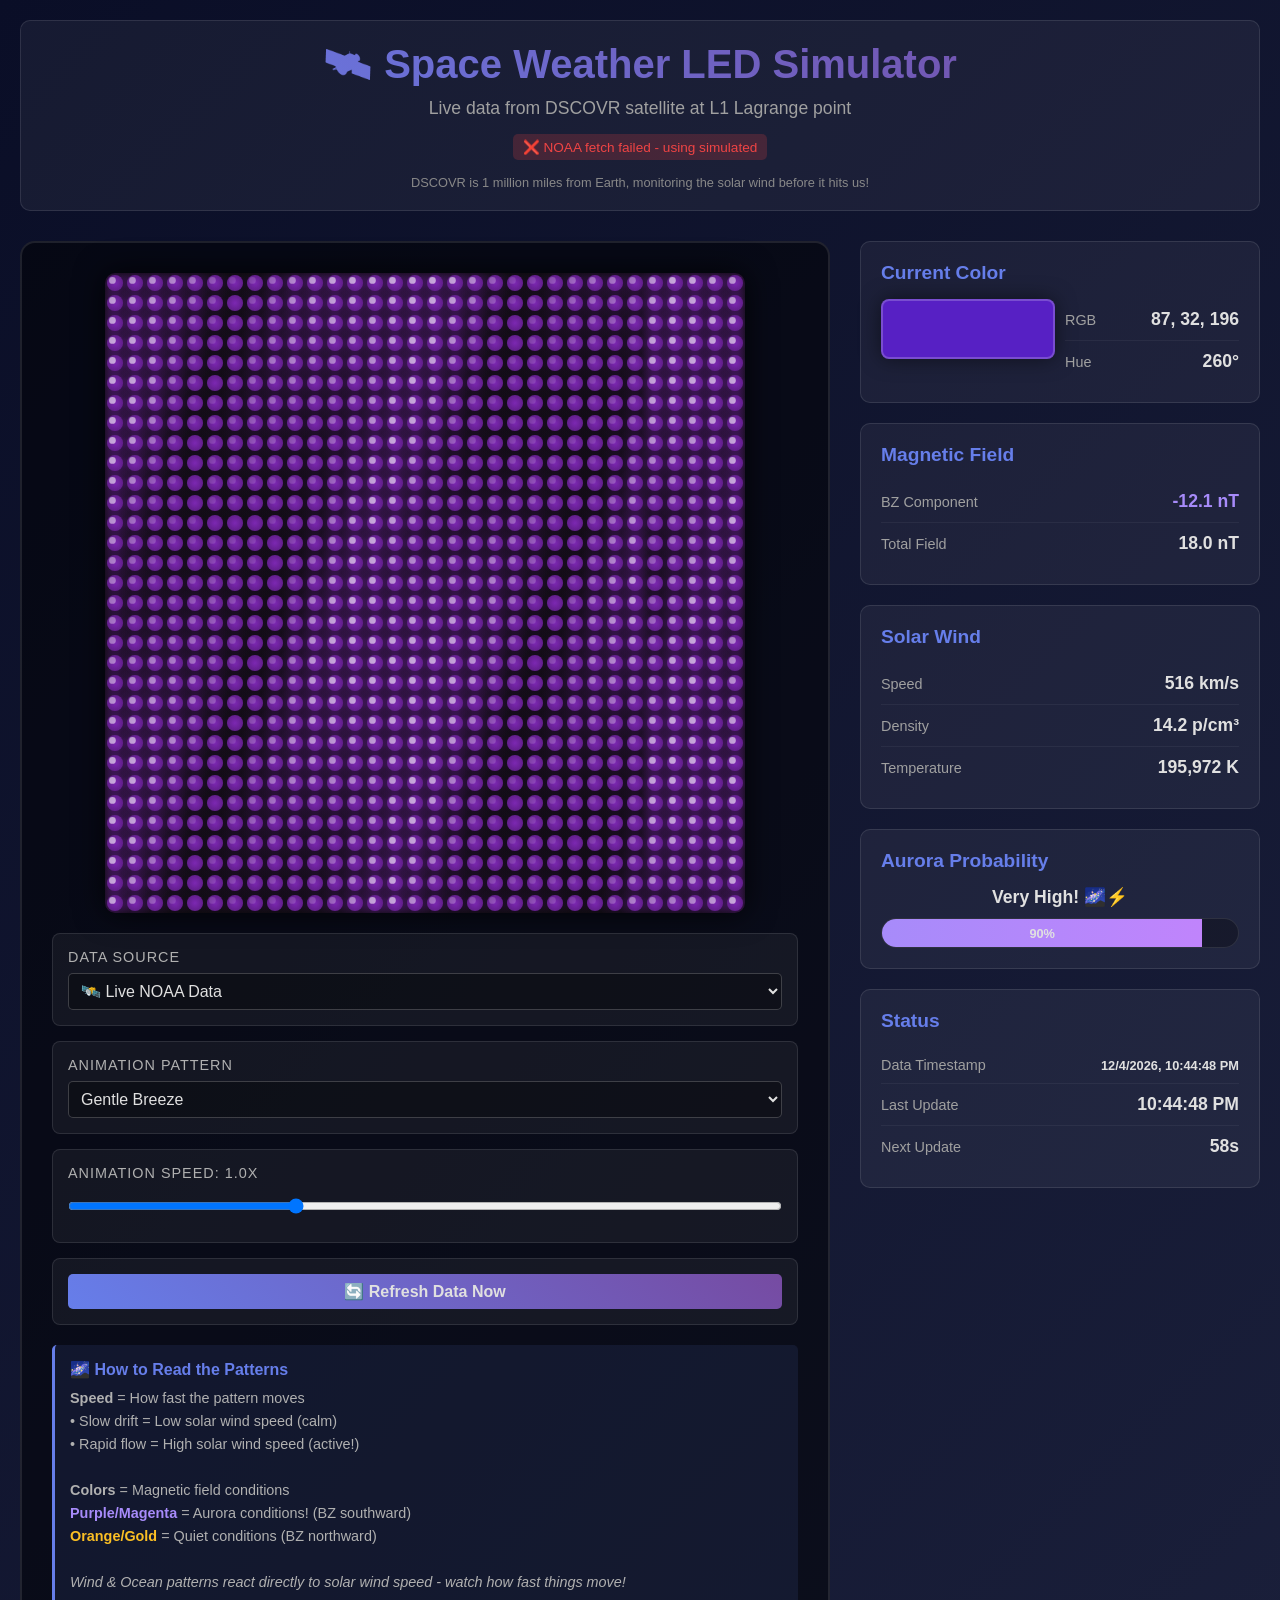
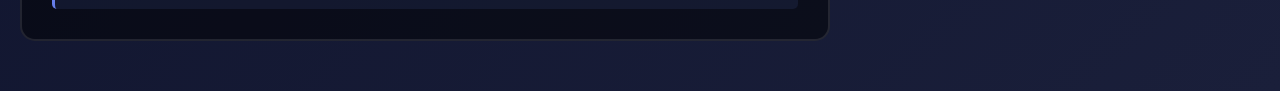
<file: solar_wind/web/live_simulator.html>
<!DOCTYPE html>
<html lang="en">
<head>
    <meta charset="UTF-8">
    <meta name="viewport" content="width=device-width, initial-scale=1.0">
    <title>Space Weather LED Simulator - LIVE NOAA Data</title>
    <style>
        * {
            margin: 0;
            padding: 0;
            box-sizing: border-box;
        }

        body {
            font-family: 'Segoe UI', Tahoma, Geneva, Verdana, sans-serif;
            background: linear-gradient(135deg, #0a0e27 0%, #1a1f3a 100%);
            color: #e0e0e0;
            min-height: 100vh;
            padding: 20px;
        }

        .container {
            max-width: 1400px;
            margin: 0 auto;
        }

        header {
            text-align: center;
            margin-bottom: 30px;
            padding: 20px;
            background: rgba(255, 255, 255, 0.05);
            border-radius: 10px;
            border: 1px solid rgba(255, 255, 255, 0.1);
        }

        h1 {
            font-size: 2.5em;
            margin-bottom: 10px;
            background: linear-gradient(45deg, #667eea 0%, #764ba2 100%);
            -webkit-background-clip: text;
            -webkit-text-fill-color: transparent;
            background-clip: text;
        }

        .subtitle {
            color: #a0a0a0;
            font-size: 1.1em;
            margin-bottom: 10px;
        }

        .main-content {
            display: grid;
            grid-template-columns: 1fr 400px;
            gap: 30px;
            margin-bottom: 30px;
        }

        .led-panel {
            background: rgba(0, 0, 0, 0.5);
            border-radius: 15px;
            padding: 30px;
            border: 2px solid rgba(255, 255, 255, 0.1);
        }

        .canvas-container {
            display: flex;
            justify-content: center;
            margin-bottom: 20px;
        }

        #ledCanvas {
            border-radius: 10px;
            background: #0a0a0a;
            box-shadow: 0 0 30px rgba(0, 0, 0, 0.8),
                        inset 0 0 50px rgba(0, 0, 0, 0.5);
        }

        .controls {
            display: flex;
            flex-direction: column;
            gap: 15px;
        }

        .control-group {
            background: rgba(255, 255, 255, 0.05);
            padding: 15px;
            border-radius: 8px;
            border: 1px solid rgba(255, 255, 255, 0.1);
        }

        .control-group label {
            display: block;
            margin-bottom: 8px;
            color: #b0b0b0;
            font-size: 0.9em;
            text-transform: uppercase;
            letter-spacing: 1px;
        }

        select, input[type="range"], button {
            width: 100%;
            padding: 8px;
            background: rgba(0, 0, 0, 0.3);
            border: 1px solid rgba(255, 255, 255, 0.2);
            border-radius: 5px;
            color: #e0e0e0;
            font-size: 1em;
        }

        button {
            cursor: pointer;
            background: linear-gradient(45deg, #667eea 0%, #764ba2 100%);
            border: none;
            font-weight: bold;
            transition: transform 0.2s;
        }

        button:hover {
            transform: scale(1.02);
        }

        button:active {
            transform: scale(0.98);
        }

        .data-panel {
            display: flex;
            flex-direction: column;
            gap: 20px;
        }

        .data-card {
            background: rgba(255, 255, 255, 0.05);
            border-radius: 10px;
            padding: 20px;
            border: 1px solid rgba(255, 255, 255, 0.1);
        }

        .data-card h3 {
            margin-bottom: 15px;
            color: #667eea;
            font-size: 1.2em;
        }

        .metric {
            display: flex;
            justify-content: space-between;
            align-items: center;
            padding: 10px 0;
            border-bottom: 1px solid rgba(255, 255, 255, 0.05);
        }

        .metric:last-child {
            border-bottom: none;
        }

        .metric-label {
            color: #a0a0a0;
            font-size: 0.9em;
        }

        .metric-value {
            font-weight: bold;
            font-size: 1.1em;
        }

        .aurora-meter {
            width: 100%;
            height: 30px;
            background: rgba(0, 0, 0, 0.3);
            border-radius: 15px;
            overflow: hidden;
            margin-top: 10px;
            border: 1px solid rgba(255, 255, 255, 0.1);
        }

        .aurora-fill {
            height: 100%;
            transition: width 0.3s ease, background 0.3s ease;
            display: flex;
            align-items: center;
            justify-content: center;
            font-size: 0.8em;
            font-weight: bold;
        }

        .color-display {
            display: grid;
            grid-template-columns: 1fr 1fr;
            gap: 10px;
            margin-top: 10px;
        }

        .color-swatch {
            width: 100%;
            height: 60px;
            border-radius: 8px;
            border: 2px solid rgba(255, 255, 255, 0.2);
            box-shadow: 0 0 20px rgba(0, 0, 0, 0.5);
        }

        .status {
            padding: 5px 10px;
            border-radius: 5px;
            font-size: 0.85em;
            display: inline-block;
            margin: 5px;
        }

        .status.live {
            background: rgba(34, 197, 94, 0.2);
            color: #22c55e;
            animation: pulse 2s infinite;
        }

        .status.simulated {
            background: rgba(251, 191, 36, 0.2);
            color: #fbbf24;
        }

        .status.error {
            background: rgba(239, 68, 68, 0.2);
            color: #ef4444;
        }

        @keyframes pulse {
            0%, 100% { opacity: 1; }
            50% { opacity: 0.6; }
        }

        .bz-positive { color: #fbbf24; }
        .bz-negative { color: #a78bfa; }
        .bz-neutral { color: #60a5fa; }

        @media (max-width: 1024px) {
            .main-content {
                grid-template-columns: 1fr;
            }
        }

        .info-box {
            background: rgba(102, 126, 234, 0.1);
            border-left: 3px solid #667eea;
            padding: 15px;
            margin-top: 20px;
            border-radius: 5px;
        }

        .info-box h4 {
            margin-bottom: 8px;
            color: #667eea;
        }

        .info-box p {
            font-size: 0.9em;
            line-height: 1.6;
            color: #b0b0b0;
        }

        .satellite-info {
            font-size: 0.8em;
            color: #888;
            text-align: center;
            margin-top: 10px;
        }
    </style>
</head>
<body>
    <div class="container">
        <header>
            <h1>🛰️ Space Weather LED Simulator</h1>
            <p class="subtitle">Live data from DSCOVR satellite at L1 Lagrange point</p>
            <div>
                <span class="status simulated" id="dataStatus">⏳ Initializing...</span>
            </div>
            <p class="satellite-info">DSCOVR is 1 million miles from Earth, monitoring the solar wind before it hits us!</p>
        </header>

        <div class="main-content">
            <div class="led-panel">
                <div class="canvas-container">
                    <canvas id="ledCanvas" width="640" height="640"></canvas>
                </div>

                <div class="controls">
                    <div class="control-group">
                        <label for="dataMode">Data Source</label>
                        <select id="dataMode">
                            <option value="live">🛰️ Live NOAA Data</option>
                            <option value="simulated">💡 Simulated Data</option>
                        </select>
                    </div>

                    <div class="control-group">
                        <label for="pattern">Animation Pattern</label>
                        <select id="pattern">
                            <optgroup label="🌬️ Wind Metaphors (Speed-Reactive)">
                                <option value="gentle_breeze" selected>Gentle Breeze</option>
                                <option value="desert_wind">Desert Wind Dunes</option>
                                <option value="solar_wind_stream">Solar Wind Stream</option>
                            </optgroup>
                            <optgroup label="🌊 Ocean Metaphors">
                                <option value="ocean_waves">Ocean Waves</option>
                                <option value="deep_current">Deep Current</option>
                                <option value="tide_flow">Tidal Flow</option>
                            </optgroup>
                            <optgroup label="🔥 Energy Metaphors">
                                <option value="breathing_earth">Breathing Earth</option>
                                <option value="ember_glow">Ember Glow</option>
                            </optgroup>
                            <optgroup label="✨ Original Patterns">
                                <option value="flowing_waves">Flowing Waves</option>
                                <option value="aurora_bands">Aurora Bands</option>
                                <option value="fire_column">Fire Column</option>
                                <option value="plasma_storm">Plasma Storm</option>
                                <option value="solar_flare">Solar Flare</option>
                                <option value="meteor_shower">Meteor Shower</option>
                            </optgroup>
                        </select>
                    </div>

                    <div class="control-group">
                        <label for="speed">Animation Speed: <span id="speedValue">1.0</span>x</label>
                        <input type="range" id="speed" min="0.1" max="3" step="0.1" value="1.0">
                    </div>

                    <div class="control-group">
                        <button id="refreshBtn">🔄 Refresh Data Now</button>
                    </div>
                </div>

                <div class="info-box">
                    <h4>🌌 How to Read the Patterns</h4>
                    <p>
                        <strong>Speed</strong> = How fast the pattern moves<br>
                        • Slow drift = Low solar wind speed (calm)<br>
                        • Rapid flow = High solar wind speed (active!)<br><br>
                        <strong>Colors</strong> = Magnetic field conditions<br>
                        <strong style="color: #a78bfa;">Purple/Magenta</strong> = Aurora conditions! (BZ southward)<br>
                        <strong style="color: #fbbf24;">Orange/Gold</strong> = Quiet conditions (BZ northward)<br><br>
                        <em>Wind & Ocean patterns react directly to solar wind speed - watch how fast things move!</em>
                    </p>
                </div>
            </div>

            <div class="data-panel">
                <div class="data-card">
                    <h3>Current Color</h3>
                    <div class="color-display">
                        <div class="color-swatch" id="colorSwatch"></div>
                        <div>
                            <div class="metric">
                                <span class="metric-label">RGB</span>
                                <span class="metric-value" id="rgbValue">---, ---, ---</span>
                            </div>
                            <div class="metric">
                                <span class="metric-label">Hue</span>
                                <span class="metric-value" id="hueValue">---°</span>
                            </div>
                        </div>
                    </div>
                </div>

                <div class="data-card">
                    <h3>Magnetic Field</h3>
                    <div class="metric">
                        <span class="metric-label">BZ Component</span>
                        <span class="metric-value" id="bzValue">--- nT</span>
                    </div>
                    <div class="metric">
                        <span class="metric-label">Total Field</span>
                        <span class="metric-value" id="btValue">--- nT</span>
                    </div>
                </div>

                <div class="data-card">
                    <h3>Solar Wind</h3>
                    <div class="metric">
                        <span class="metric-label">Speed</span>
                        <span class="metric-value" id="speedData">--- km/s</span>
                    </div>
                    <div class="metric">
                        <span class="metric-label">Density</span>
                        <span class="metric-value" id="densityValue">--- p/cm³</span>
                    </div>
                    <div class="metric">
                        <span class="metric-label">Temperature</span>
                        <span class="metric-value" id="tempValue">--- K</span>
                    </div>
                </div>

                <div class="data-card">
                    <h3>Aurora Probability</h3>
                    <div id="auroraText" class="metric-value" style="text-align: center; margin-bottom: 10px;">
                        Calculating...
                    </div>
                    <div class="aurora-meter">
                        <div class="aurora-fill" id="auroraFill" style="width: 0%"></div>
                    </div>
                </div>

                <div class="data-card">
                    <h3>Status</h3>
                    <div class="metric">
                        <span class="metric-label">Data Timestamp</span>
                        <span class="metric-value" id="dataTimestamp" style="font-size: 0.8em;">---</span>
                    </div>
                    <div class="metric">
                        <span class="metric-label">Last Update</span>
                        <span class="metric-value" id="lastUpdate">---</span>
                    </div>
                    <div class="metric">
                        <span class="metric-label">Next Update</span>
                        <span class="metric-value" id="nextUpdate">---</span>
                    </div>
                </div>
            </div>
        </div>
    </div>

    <script>
        // NOAA API URLs
        const NOAA_PLASMA_URL = 'https://services.swpc.noaa.gov/products/solar-wind/plasma-1-day.json';
        const NOAA_MAG_URL = 'https://services.swpc.noaa.gov/products/solar-wind/mag-1-day.json';

        // LED Matrix Configuration
        const MATRIX_SIZE = 32;
        const CANVAS_SIZE = 640;
        const LED_SIZE = CANVAS_SIZE / MATRIX_SIZE;
        const LED_SPACING = LED_SIZE * 0.15;
        const LED_RADIUS = (LED_SIZE - LED_SPACING) / 2;

        // Get canvas and context
        const canvas = document.getElementById('ledCanvas');
        const ctx = canvas.getContext('2d');

        // State
        let dataMode = 'live';
        let currentPattern = 'gentle_breeze';
        let animationSpeed = 1.0;
        let frame = 0;
        let currentColor = { r: 255, g: 120, b: 80 };
        let currentData = null;
        let updateInterval = null;
        let nextUpdateTime = null;

        // Particle system for meteor shower
        let meteors = [];

        // Fetch NOAA data
        async function fetchNOAAData() {
            try {
                updateStatus('⏳ Fetching live data...', 'simulated');

                const [plasmaResponse, magResponse] = await Promise.all([
                    fetch(NOAA_PLASMA_URL),
                    fetch(NOAA_MAG_URL)
                ]);

                if (!plasmaResponse.ok || !magResponse.ok) {
                    throw new Error('API request failed');
                }

                const plasmaData = await plasmaResponse.json();
                const magData = await magResponse.json();

                const latestPlasma = plasmaData[plasmaData.length - 1];
                const latestMag = magData[magData.length - 1];

                const raw = {
                    bz: parseFloat(latestMag[3]) || 0,
                    bx: parseFloat(latestMag[1]) || 0,
                    by: parseFloat(latestMag[2]) || 0,
                    bt: parseFloat(latestMag[6]) || 0,
                    speed: parseFloat(latestPlasma[2]) || 400,
                    density: parseFloat(latestPlasma[1]) || 5,
                    temperature: parseFloat(latestPlasma[3]) || 150000,
                    timestamp: latestMag[0]
                };

                updateStatus('✅ Live NOAA Data', 'live');
                return raw;

            } catch (error) {
                console.error('Failed to fetch NOAA data:', error);
                updateStatus('❌ NOAA fetch failed - using simulated', 'error');
                return null;
            }
        }

        // Generate simulated data
        function generateSimulatedData() {
            const time = Date.now() / 1000;
            const bzBase = Math.sin(time / 30) * 15;
            const bzNoise = (Math.random() - 0.5) * 5;
            const bz = bzBase + bzNoise;
            const speed = 400 + Math.sin(time / 50) * 150 + (Math.random() - 0.5) * 50;
            const density = 8 + Math.sin(time / 40) * 7 + (Math.random() - 0.5) * 3;
            const temperature = 150000 + Math.sin(time / 60) * 100000;

            return {
                bz,
                bt: Math.abs(bz) + 5 + Math.random() * 3,
                bx: (Math.random() - 0.5) * 10,
                by: (Math.random() - 0.5) * 10,
                speed,
                density,
                temperature,
                timestamp: new Date().toISOString()
            };
        }

        // Calculate lighting with WARM, BEAUTIFUL colors
        function calculateLighting(raw) {
            const bzNorm = Math.max(0, Math.min(1, (raw.bz + 20) / 40));

            let hue;
            if (bzNorm < 0.5) {
                // AURORA colors - beautiful purples, magentas, blues with warm tints
                hue = 280 - (bzNorm * 100); // 280° to 230° (purple to pink)
            } else {
                // CALM colors - warm oranges, golds, reds
                hue = 30 - ((bzNorm - 0.5) * 50); // 30° to 5° (orange to red-orange)
            }

            const speedNorm = Math.max(0, Math.min(1, (raw.speed - 300) / 400));
            const brightness = 50 + speedNorm * 50; // Much brighter! 50-100%

            const densityNorm = Math.max(0, Math.min(1, (raw.density - 1) / 29));
            const saturation = 70 + densityNorm * 30; // Rich, saturated colors 70-100%

            const rgb = hsvToRgb(hue / 360, saturation / 100, brightness / 100);

            return {
                hue: Math.round(hue),
                saturation: Math.round(saturation),
                brightness: Math.round(brightness),
                flow_rate: speedNorm,
                rgb: {
                    r: Math.round(rgb.r * 255),
                    g: Math.round(rgb.g * 255),
                    b: Math.round(rgb.b * 255)
                }
            };
        }

        // HSV to RGB
        function hsvToRgb(h, s, v) {
            let r, g, b;
            const i = Math.floor(h * 6);
            const f = h * 6 - i;
            const p = v * (1 - s);
            const q = v * (1 - f * s);
            const t = v * (1 - (1 - f) * s);

            switch (i % 6) {
                case 0: r = v; g = t; b = p; break;
                case 1: r = q; g = v; b = p; break;
                case 2: r = p; g = v; b = t; break;
                case 3: r = p; g = q; b = v; break;
                case 4: r = t; g = p; b = v; break;
                case 5: r = v; g = p; b = q; break;
            }

            return { r, g, b };
        }

        // Add warm color variation
        function warmColorVariation(baseColor, variation = 0.2) {
            return {
                r: Math.min(255, baseColor.r * (1 + variation * Math.random())),
                g: Math.min(255, baseColor.g * (1 - variation * 0.3 * Math.random())),
                b: Math.min(255, baseColor.b * (1 - variation * 0.5 * Math.random()))
            };
        }

        // Update status indicator
        function updateStatus(text, type) {
            const statusEl = document.getElementById('dataStatus');
            statusEl.textContent = text;
            statusEl.className = `status ${type}`;
        }

        // Fetch data based on mode
        async function updateData() {
            let raw;

            if (dataMode === 'live') {
                raw = await fetchNOAAData();
                if (!raw) {
                    raw = generateSimulatedData();
                }
            } else {
                raw = generateSimulatedData();
                updateStatus('💡 Simulated Data', 'simulated');
            }

            const lighting = calculateLighting(raw);
            currentData = { raw, lighting };
            currentColor = lighting.rgb;
            updateDataDisplay();

            nextUpdateTime = Date.now() + 60000;
        }

        // Update UI displays
        function updateDataDisplay() {
            if (!currentData) return;

            const { raw, lighting } = currentData;

            document.getElementById('colorSwatch').style.background =
                `rgb(${lighting.rgb.r}, ${lighting.rgb.g}, ${lighting.rgb.b})`;
            document.getElementById('rgbValue').textContent =
                `${lighting.rgb.r}, ${lighting.rgb.g}, ${lighting.rgb.b}`;
            document.getElementById('hueValue').textContent = `${lighting.hue}°`;

            const bzElem = document.getElementById('bzValue');
            bzElem.textContent = `${raw.bz.toFixed(1)} nT`;
            bzElem.className = 'metric-value ' +
                (raw.bz < -2 ? 'bz-negative' : raw.bz > 2 ? 'bz-positive' : 'bz-neutral');

            document.getElementById('btValue').textContent = `${raw.bt.toFixed(1)} nT`;
            document.getElementById('speedData').textContent = `${Math.round(raw.speed)} km/s`;
            document.getElementById('densityValue').textContent = `${raw.density.toFixed(1)} p/cm³`;
            document.getElementById('tempValue').textContent = `${Math.round(raw.temperature).toLocaleString()} K`;

            const auroraProb = getAuroraProbability(raw.bz, raw.speed);
            document.getElementById('auroraText').textContent = auroraProb.text;
            const auroraFill = document.getElementById('auroraFill');
            auroraFill.style.width = `${auroraProb.percentage}%`;
            auroraFill.style.background = auroraProb.color;
            auroraFill.textContent = `${auroraProb.percentage}%`;

            const dataTime = new Date(raw.timestamp);
            document.getElementById('dataTimestamp').textContent = dataTime.toLocaleString();
            document.getElementById('lastUpdate').textContent = new Date().toLocaleTimeString();
        }

        // Calculate aurora probability
        function getAuroraProbability(bz, speed) {
            if (bz > 0) {
                return { text: 'Low (BZ northward)', percentage: 10, color: '#fbbf24' };
            }

            const bzMag = Math.abs(bz);
            let percentage, text, color;

            if (bzMag > 10 && speed > 500) {
                percentage = 90;
                text = 'Very High! 🌌⚡';
                color = 'linear-gradient(90deg, #a78bfa, #c084fc)';
            } else if (bzMag > 5 && speed > 450) {
                percentage = 70;
                text = 'High 🌌';
                color = 'linear-gradient(90deg, #60a5fa, #a78bfa)';
            } else if (bzMag > 3 && speed > 400) {
                percentage = 45;
                text = 'Moderate';
                color = 'linear-gradient(90deg, #22c55e, #60a5fa)';
            } else {
                percentage = 20;
                text = 'Low';
                color = '#22c55e';
            }

            return { percentage, text, color };
        }

        // Draw LED with enhanced glow
        function drawLED(x, y, r, g, b, brightness = 1.0) {
            const centerX = x * LED_SIZE + LED_SIZE / 2;
            const centerY = y * LED_SIZE + LED_SIZE / 2;

            // Much stronger outer glow
            const glowGradient = ctx.createRadialGradient(centerX, centerY, 0, centerX, centerY, LED_RADIUS * 2);
            glowGradient.addColorStop(0, `rgba(${r}, ${g}, ${b}, ${0.9 * brightness})`);
            glowGradient.addColorStop(0.4, `rgba(${r}, ${g}, ${b}, ${0.5 * brightness})`);
            glowGradient.addColorStop(1, `rgba(${r}, ${g}, ${b}, 0)`);

            ctx.beginPath();
            ctx.arc(centerX, centerY, LED_RADIUS * 2, 0, Math.PI * 2);
            ctx.fillStyle = glowGradient;
            ctx.fill();

            // Bright LED body
            const bodyGradient = ctx.createRadialGradient(centerX, centerY, 0, centerX, centerY, LED_RADIUS);
            bodyGradient.addColorStop(0, `rgb(${Math.min(255, r * 1.3)}, ${Math.min(255, g * 1.3)}, ${Math.min(255, b * 1.3)})`);
            bodyGradient.addColorStop(1, `rgb(${r}, ${g}, ${b})`);

            ctx.beginPath();
            ctx.arc(centerX, centerY, LED_RADIUS * 0.95, 0, Math.PI * 2);
            ctx.fillStyle = bodyGradient;
            ctx.fill();

            // Bright highlight
            if (brightness > 0.2) {
                ctx.beginPath();
                ctx.arc(centerX - LED_RADIUS * 0.3, centerY - LED_RADIUS * 0.3, LED_RADIUS * 0.4, 0, Math.PI * 2);
                ctx.fillStyle = `rgba(255, 255, 255, ${0.6 * brightness})`;
                ctx.fill();
            }
        }

        // PATTERN 1: Flowing Waves - DRAMATIC horizontal waves
        function drawFlowingWaves() {
            for (let y = 0; y < MATRIX_SIZE; y++) {
                for (let x = 0; x < MATRIX_SIZE; x++) {
                    // Multiple overlapping waves for complexity
                    const wave1 = Math.sin((x * 0.4 + frame * 0.3) + y * 0.2);
                    const wave2 = Math.sin((y * 0.3 - frame * 0.2) + x * 0.15);
                    const combined = (wave1 + wave2) / 2;

                    // MUCH more dramatic brightness variation
                    const brightness = 0.3 + (combined + 1) * 0.65; // 0.3 to 1.6!

                    // Warm color variation
                    const colorVar = warmColorVariation(currentColor, 0.3);
                    drawLED(x, y, colorVar.r, colorVar.g, colorVar.b, brightness);
                }
            }
        }

        // PATTERN 2: Aurora Bands - Vertical flowing curtains
        function drawAuroraBands() {
            for (let y = 0; y < MATRIX_SIZE; y++) {
                for (let x = 0; x < MATRIX_SIZE; x++) {
                    // Flowing vertical curtains
                    const curtain = Math.sin((x * 0.8 + Math.sin(y * 0.2 + frame * 0.1) * 3) + frame * 0.2);
                    const shimmer = Math.sin(y * 0.5 - frame * 0.3) * 0.3;

                    const brightness = 0.4 + (curtain + shimmer + 2) * 0.5;

                    // Add green/cyan tint for aurora effect
                    const r = currentColor.r * 0.8;
                    const g = currentColor.g * 1.2;
                    const b = currentColor.b * 1.1;

                    drawLED(x, y, r, g, b, brightness);
                }
            }
        }

        // PATTERN 3: Fire Column - Rising flames
        function drawFireColumn() {
            for (let y = 0; y < MATRIX_SIZE; y++) {
                for (let x = 0; x < MATRIX_SIZE; x++) {
                    // Rising turbulent motion
                    const turbulence = Math.sin(x * 0.5 + frame * 0.2) * Math.cos(y * 0.3 - frame * 0.4);
                    const rise = (MATRIX_SIZE - y) / MATRIX_SIZE; // Brighter at bottom
                    const flicker = Math.sin(frame * 0.5 + x * 0.7) * 0.3;

                    const brightness = (rise * 0.6 + turbulence * 0.3 + flicker + 0.3);

                    // Warm orange/yellow fire colors
                    const warmth = (MATRIX_SIZE - y) / MATRIX_SIZE;
                    const r = Math.min(255, currentColor.r * (1 + warmth * 0.3));
                    const g = currentColor.g * (0.7 + warmth * 0.3);
                    const b = currentColor.b * 0.5;

                    drawLED(x, y, r, g, b, brightness);
                }
            }
        }

        // PATTERN 4: Breathing - Whole matrix pulses
        function drawBreathing() {
            // Smooth breathing with multiple harmonics
            const breath1 = Math.sin(frame * 0.08);
            const breath2 = Math.sin(frame * 0.15) * 0.3;
            const pulse = 0.4 + (breath1 + breath2 + 1) * 0.5; // 0.4 to 1.8

            for (let y = 0; y < MATRIX_SIZE; y++) {
                for (let x = 0; x < MATRIX_SIZE; x++) {
                    // Add subtle radial variation from center
                    const dx = x - MATRIX_SIZE / 2;
                    const dy = y - MATRIX_SIZE / 2;
                    const dist = Math.sqrt(dx * dx + dy * dy) / (MATRIX_SIZE / 2);
                    const radial = 1 - dist * 0.2;

                    const brightness = pulse * radial;
                    const colorVar = warmColorVariation(currentColor, 0.15);
                    drawLED(x, y, colorVar.r, colorVar.g, colorVar.b, brightness);
                }
            }
        }

        // PATTERN 5: Plasma Storm - Chaotic energy
        function drawPlasmaStorm() {
            for (let y = 0; y < MATRIX_SIZE; y++) {
                for (let x = 0; x < MATRIX_SIZE; x++) {
                    // Multiple overlapping plasma frequencies
                    const plasma1 = Math.sin(x * 0.2 + frame * 0.15);
                    const plasma2 = Math.cos(y * 0.25 + frame * 0.12);
                    const plasma3 = Math.sin((x + y) * 0.15 - frame * 0.1);
                    const combined = (plasma1 + plasma2 + plasma3) / 3;

                    const brightness = 0.5 + combined * 0.8;

                    // Shift colors based on position
                    const hueShift = (x + y) * 2;
                    const colorVar = warmColorVariation(currentColor, 0.4);
                    const r = Math.min(255, colorVar.r + Math.sin(hueShift) * 30);
                    const g = Math.min(255, colorVar.g + Math.cos(hueShift) * 30);
                    const b = Math.min(255, colorVar.b + Math.sin(hueShift * 1.5) * 30);

                    drawLED(x, y, r, g, b, brightness);
                }
            }
        }

        // PATTERN 6: Solar Flare - Explosive burst from center
        function drawSolarFlare() {
            const centerX = MATRIX_SIZE / 2;
            const centerY = MATRIX_SIZE / 2;

            for (let y = 0; y < MATRIX_SIZE; y++) {
                for (let x = 0; x < MATRIX_SIZE; x++) {
                    const dx = x - centerX;
                    const dy = y - centerY;
                    const dist = Math.sqrt(dx * dx + dy * dy);
                    const angle = Math.atan2(dy, dx);

                    // Pulsing explosion from center
                    const burst = Math.sin(dist * 0.5 - frame * 0.3) * 0.5 + 0.5;
                    const rays = Math.sin(angle * 8 + frame * 0.2) * 0.3 + 0.7;

                    const brightness = burst * rays * (1 - dist / (MATRIX_SIZE * 0.7));

                    const colorVar = warmColorVariation(currentColor, 0.25);
                    drawLED(x, y, colorVar.r, colorVar.g, colorVar.b, Math.max(0.2, brightness));
                }
            }
        }

        // PATTERN 7: Rainbow River - Flowing rainbow stream
        function drawRainbowRiver() {
            for (let y = 0; y < MATRIX_SIZE; y++) {
                for (let x = 0; x < MATRIX_SIZE; x++) {
                    // Flowing diagonal stream
                    const stream = Math.sin((x + y) * 0.3 - frame * 0.25);
                    const ripple = Math.cos(x * 0.4 + frame * 0.15) * 0.3;

                    const brightness = 0.5 + (stream + ripple) * 0.6;

                    // Rainbow hue shift
                    const hueOffset = ((x + y + frame * 0.5) * 5) % 360;
                    const rainbowRgb = hsvToRgb(hueOffset / 360, 0.9, 0.9);

                    // Blend with base color
                    const r = (currentColor.r + rainbowRgb.r * 255) / 2;
                    const g = (currentColor.g + rainbowRgb.g * 255) / 2;
                    const b = (currentColor.b + rainbowRgb.b * 255) / 2;

                    drawLED(x, y, r, g, b, brightness);
                }
            }
        }

        // PATTERN 8: Meteor Shower - Falling streaks
        function drawMeteorShower() {
            // Background dimmed
            for (let y = 0; y < MATRIX_SIZE; y++) {
                for (let x = 0; x < MATRIX_SIZE; x++) {
                    drawLED(x, y, currentColor.r, currentColor.g, currentColor.b, 0.2);
                }
            }

            // Create meteors
            if (frame % 5 === 0 && Math.random() < 0.3) {
                meteors.push({
                    x: Math.random() * MATRIX_SIZE,
                    y: 0,
                    speed: 0.3 + Math.random() * 0.4,
                    brightness: 0.8 + Math.random() * 0.4,
                    trail: []
                });
            }

            // Update and draw meteors
            for (let i = meteors.length - 1; i >= 0; i--) {
                const meteor = meteors[i];

                // Add current position to trail
                meteor.trail.unshift({ x: meteor.x, y: meteor.y });
                if (meteor.trail.length > 8) meteor.trail.pop();

                // Draw trail
                for (let j = 0; j < meteor.trail.length; j++) {
                    const pos = meteor.trail[j];
                    const trailBrightness = meteor.brightness * (1 - j / meteor.trail.length);
                    const px = Math.floor(pos.x);
                    const py = Math.floor(pos.y);

                    if (px >= 0 && px < MATRIX_SIZE && py >= 0 && py < MATRIX_SIZE) {
                        const colorVar = warmColorVariation(currentColor, 0.2);
                        drawLED(px, py, colorVar.r * 1.3, colorVar.g * 1.3, colorVar.b * 1.3, trailBrightness);
                    }
                }

                // Move meteor
                meteor.y += meteor.speed;
                meteor.x += (Math.random() - 0.5) * 0.2; // Slight drift

                // Remove if off screen
                if (meteor.y > MATRIX_SIZE) {
                    meteors.splice(i, 1);
                }
            }
        }

        // ========================================================================
        // NEW PATTERNS: WIND & OCEAN METAPHORS (Speed-Reactive, Warm & Hypnotic)
        // ========================================================================

        // Get speed multiplier from current data (for speed-reactive patterns)
        function getSpeedMultiplier() {
            if (!currentData) return 0.5;
            const speedNorm = currentData.lighting.flow_rate; // 0-1
            return 0.2 + speedNorm * 2.5; // Range: 0.2x (slow) to 2.7x (fast) - VERY noticeable!
        }

        // WIND PATTERN 1: Gentle Breeze - Horizontal drift (speed = wind speed)
        function drawGentleBreeze() {
            const speedMult = getSpeedMultiplier();

            for (let y = 0; y < MATRIX_SIZE; y++) {
                for (let x = 0; x < MATRIX_SIZE; x++) {
                    // Horizontal drift with gentle vertical undulation
                    const drift = (x + frame * speedMult * 0.15) % MATRIX_SIZE;
                    const wave = Math.sin(drift * 0.5 + y * 0.3) * 2;

                    // Soft breathing brightness
                    const breathe = Math.sin(frame * 0.05 * speedMult) * 0.15 + 0.85;
                    const brightness = (0.6 + Math.sin((drift + wave) * 0.4) * 0.4) * breathe;

                    // Warm amber/gold tones
                    const warmColor = {
                        r: Math.min(255, currentColor.r * 1.1),
                        g: Math.min(255, currentColor.g * 0.95),
                        b: currentColor.b * 0.7
                    };

                    drawLED(x, y, warmColor.r, warmColor.g, warmColor.b, brightness);
                }
            }
        }

        // WIND PATTERN 2: Desert Wind - Sand dune ripples (speed = wind strength)
        function drawDesertWind() {
            const speedMult = getSpeedMultiplier();

            for (let y = 0; y < MATRIX_SIZE; y++) {
                for (let x = 0; x < MATRIX_SIZE; x++) {
                    // Diagonal dune ripples moving with the wind
                    const dunePattern = Math.sin((x + y) * 0.4 - frame * speedMult * 0.2);
                    const ripple1 = Math.sin(x * 0.6 - frame * speedMult * 0.15 + y * 0.1);
                    const ripple2 = Math.sin(y * 0.5 - frame * speedMult * 0.1) * 0.3;

                    const combined = (dunePattern + ripple1 + ripple2) / 2.3;
                    const brightness = 0.5 + combined * 0.6;

                    // Warm sandy colors
                    const sandy = {
                        r: Math.min(255, currentColor.r * 1.15),
                        g: Math.min(255, currentColor.g * 0.9),
                        b: currentColor.b * 0.6
                    };

                    drawLED(x, y, sandy.r, sandy.g, sandy.b, brightness);
                }
            }
        }

        // WIND PATTERN 3: Solar Wind Stream - Particle streams (literal!)
        function drawSolarWindStream() {
            const speedMult = getSpeedMultiplier();

            for (let y = 0; y < MATRIX_SIZE; y++) {
                for (let x = 0; x < MATRIX_SIZE; x++) {
                    // Fast horizontal streaming with turbulence
                    const streamPos = (x - frame * speedMult * 0.25) % 10;
                    const turbulence = Math.sin(y * 0.7 + frame * speedMult * 0.1) * 1.5;
                    const stream = Math.sin((streamPos + turbulence) * 0.8) * 0.5 + 0.5;

                    // Speed trails - more visible at high speed
                    const trail = Math.max(0, 1 - Math.abs(streamPos - 5) / 3) * speedMult * 0.4;

                    const brightness = 0.4 + stream * 0.5 + trail;

                    drawLED(x, y, currentColor.r, currentColor.g, currentColor.b, brightness);
                }
            }
        }

        // OCEAN PATTERN 1: Ocean Waves - Rolling swells (speed = wave speed)
        function drawOceanWaves() {
            const speedMult = getSpeedMultiplier();

            for (let y = 0; y < MATRIX_SIZE; y++) {
                for (let x = 0; x < MATRIX_SIZE; x++) {
                    // Rolling wave motion
                    const wave1 = Math.sin(y * 0.3 - frame * speedMult * 0.12 + Math.sin(x * 0.2) * 2);
                    const wave2 = Math.sin((y + x * 0.3) * 0.25 - frame * speedMult * 0.08) * 0.5;
                    const foam = Math.sin(x * 0.8 + frame * speedMult * 0.2) * 0.2; // Whitecaps at high speed

                    const brightness = 0.5 + (wave1 + wave2) * 0.4 + foam * speedMult * 0.3;

                    // Deep ocean colors with warm undertones
                    const oceanColor = {
                        r: currentColor.r * 0.85,
                        g: Math.min(255, currentColor.g * 1.05),
                        b: Math.min(255, currentColor.b * 1.15)
                    };

                    drawLED(x, y, oceanColor.r, oceanColor.g, oceanColor.b, brightness);
                }
            }
        }

        // OCEAN PATTERN 2: Deep Current - Underwater flow
        function drawDeepCurrent() {
            const speedMult = getSpeedMultiplier();

            for (let y = 0; y < MATRIX_SIZE; y++) {
                for (let x = 0; x < MATRIX_SIZE; x++) {
                    // Swirling current patterns
                    const angle = Math.atan2(y - MATRIX_SIZE / 2, x - MATRIX_SIZE / 2);
                    const radius = Math.sqrt(Math.pow(x - MATRIX_SIZE / 2, 2) + Math.pow(y - MATRIX_SIZE / 2, 2));

                    const swirl = Math.sin(angle * 3 + radius * 0.2 - frame * speedMult * 0.1);
                    const flow = Math.sin(x * 0.2 + y * 0.15 - frame * speedMult * 0.15);

                    const brightness = 0.6 + (swirl + flow) * 0.4;

                    drawLED(x, y, currentColor.r * 0.9, currentColor.g, currentColor.b * 1.1, brightness);
                }
            }
        }

        // OCEAN PATTERN 3: Tidal Flow - Rhythmic ebb and flow
        function drawTideFlow() {
            const speedMult = getSpeedMultiplier();

            for (let y = 0; y < MATRIX_SIZE; y++) {
                for (let x = 0; x < MATRIX_SIZE; x++) {
                    // Tide coming in and out
                    const tide = Math.sin(frame * speedMult * 0.08) * MATRIX_SIZE * 0.4;
                    const waterLevel = MATRIX_SIZE / 2 + tide;

                    // Distance from water line
                    const distFromWater = Math.abs(y - waterLevel);
                    const waveFront = Math.sin(x * 0.5 - frame * speedMult * 0.2) * 1.5;

                    const brightness = 1 - (distFromWater - waveFront) / (MATRIX_SIZE * 0.3);
                    const clampedBrightness = Math.max(0.3, Math.min(1.2, brightness));

                    drawLED(x, y, currentColor.r, currentColor.g, currentColor.b, clampedBrightness);
                }
            }
        }

        // ENERGY PATTERN 1: Breathing Earth - Pulse (speed = breath rate)
        function drawBreathingEarth() {
            const speedMult = getSpeedMultiplier();

            // Breathing rate changes with solar wind speed!
            const breath = Math.sin(frame * speedMult * 0.12);
            const pulse = 0.45 + breath * 0.55;

            for (let y = 0; y < MATRIX_SIZE; y++) {
                for (let x = 0; x < MATRIX_SIZE; x++) {
                    // Radial breathing from center
                    const dx = x - MATRIX_SIZE / 2;
                    const dy = y - MATRIX_SIZE / 2;
                    const dist = Math.sqrt(dx * dx + dy * dy);

                    // Ripple effect
                    const ripple = Math.sin(dist * 0.5 - frame * speedMult * 0.15) * 0.2;

                    const brightness = pulse + ripple;

                    // Warm living glow
                    const livingColor = {
                        r: Math.min(255, currentColor.r * 1.1),
                        g: Math.min(255, currentColor.g * 0.95),
                        b: currentColor.b * 0.8
                    };

                    drawLED(x, y, livingColor.r, livingColor.g, livingColor.b, brightness);
                }
            }
        }

        // ENERGY PATTERN 2: Ember Glow - Pulsing coals (speed = intensity)
        function drawEmberGlow() {
            const speedMult = getSpeedMultiplier();

            for (let y = 0; y < MATRIX_SIZE; y++) {
                for (let x = 0; x < MATRIX_SIZE; x++) {
                    // Individual "embers" pulsing at different rates
                    const emberPhase = (x * 7 + y * 11) % 20;
                    const pulse = Math.sin((frame * speedMult * 0.1) + emberPhase) * 0.3 + 0.7;

                    // Random ember intensity variation
                    const emberPattern = Math.sin(x * 0.8 + y * 0.6) * 0.3;

                    const brightness = pulse + emberPattern;

                    // Hot ember colors - reds and oranges
                    const emberColor = {
                        r: Math.min(255, currentColor.r * 1.2),
                        g: currentColor.g * 0.7,
                        b: currentColor.b * 0.5
                    };

                    drawLED(x, y, emberColor.r, emberColor.g, emberColor.b, brightness);
                }
            }
        }

        // Animation loop
        function animate() {
            ctx.fillStyle = '#0a0a0a';
            ctx.fillRect(0, 0, CANVAS_SIZE, CANVAS_SIZE);

            switch (currentPattern) {
                // Wind metaphors
                case 'gentle_breeze': drawGentleBreeze(); break;
                case 'desert_wind': drawDesertWind(); break;
                case 'solar_wind_stream': drawSolarWindStream(); break;
                // Ocean metaphors
                case 'ocean_waves': drawOceanWaves(); break;
                case 'deep_current': drawDeepCurrent(); break;
                case 'tide_flow': drawTideFlow(); break;
                // Energy metaphors
                case 'breathing_earth': drawBreathingEarth(); break;
                case 'ember_glow': drawEmberGlow(); break;
                // Original patterns
                case 'flowing_waves': drawFlowingWaves(); break;
                case 'aurora_bands': drawAuroraBands(); break;
                case 'fire_column': drawFireColumn(); break;
                case 'plasma_storm': drawPlasmaStorm(); break;
                case 'solar_flare': drawSolarFlare(); break;
                case 'meteor_shower': drawMeteorShower(); break;
            }

            frame += animationSpeed;

            if (nextUpdateTime) {
                const secondsUntil = Math.max(0, Math.round((nextUpdateTime - Date.now()) / 1000));
                document.getElementById('nextUpdate').textContent = `${secondsUntil}s`;
            }

            requestAnimationFrame(animate);
        }

        // Event listeners
        document.getElementById('dataMode').addEventListener('change', (e) => {
            dataMode = e.target.value;
            updateData();
        });

        document.getElementById('pattern').addEventListener('change', (e) => {
            currentPattern = e.target.value;
            meteors = []; // Reset meteor shower
        });

        document.getElementById('speed').addEventListener('input', (e) => {
            animationSpeed = parseFloat(e.target.value);
            document.getElementById('speedValue').textContent = animationSpeed.toFixed(1);
        });

        document.getElementById('refreshBtn').addEventListener('click', () => {
            updateData();
        });

        // Initialize
        updateData();
        animate();

        // Auto-update every 60 seconds
        setInterval(updateData, 60000);
    </script>
</body>
</html>
</file>
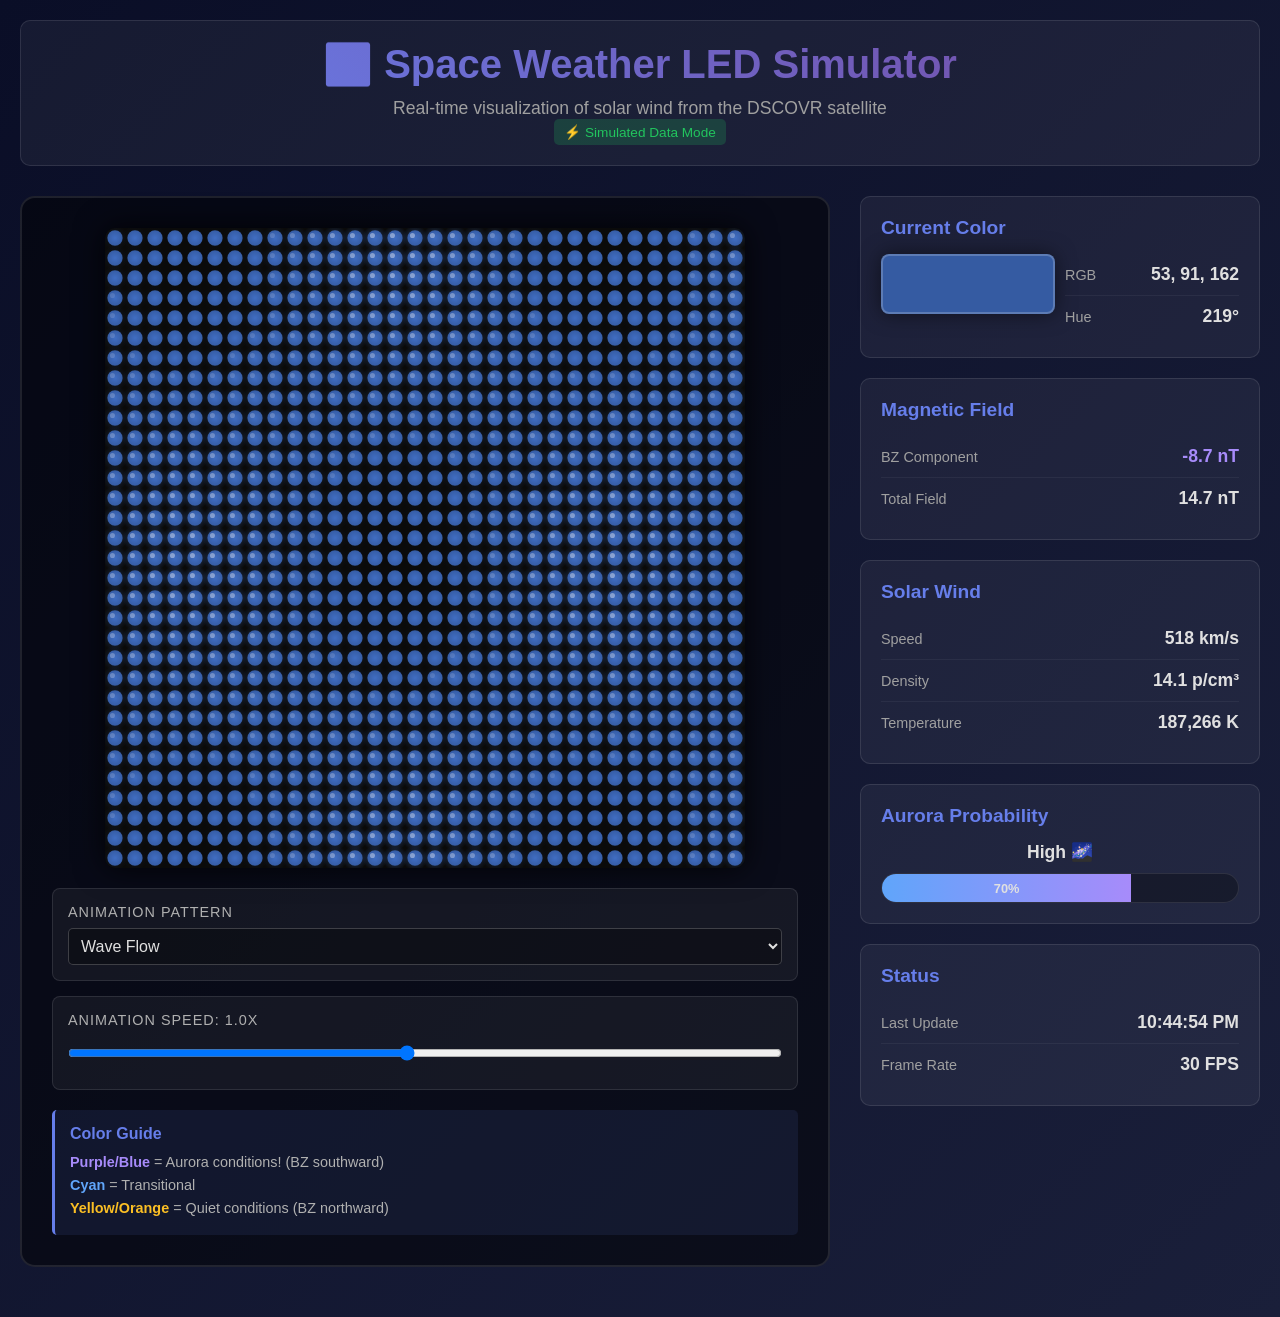
<file: solar_wind/web/standalone_simulator.html>
<!DOCTYPE html>
<html lang="en">
<head>
    <meta charset="UTF-8">
    <meta name="viewport" content="width=device-width, initial-scale=1.0">
    <title>Space Weather LED Simulator - Standalone</title>
    <style>
        * {
            margin: 0;
            padding: 0;
            box-sizing: border-box;
        }

        body {
            font-family: 'Segoe UI', Tahoma, Geneva, Verdana, sans-serif;
            background: linear-gradient(135deg, #0a0e27 0%, #1a1f3a 100%);
            color: #e0e0e0;
            min-height: 100vh;
            padding: 20px;
        }

        .container {
            max-width: 1400px;
            margin: 0 auto;
        }

        header {
            text-align: center;
            margin-bottom: 30px;
            padding: 20px;
            background: rgba(255, 255, 255, 0.05);
            border-radius: 10px;
            border: 1px solid rgba(255, 255, 255, 0.1);
        }

        h1 {
            font-size: 2.5em;
            margin-bottom: 10px;
            background: linear-gradient(45deg, #667eea 0%, #764ba2 100%);
            -webkit-background-clip: text;
            -webkit-text-fill-color: transparent;
            background-clip: text;
        }

        .subtitle {
            color: #a0a0a0;
            font-size: 1.1em;
        }

        .main-content {
            display: grid;
            grid-template-columns: 1fr 400px;
            gap: 30px;
            margin-bottom: 30px;
        }

        .led-panel {
            background: rgba(0, 0, 0, 0.5);
            border-radius: 15px;
            padding: 30px;
            border: 2px solid rgba(255, 255, 255, 0.1);
        }

        .canvas-container {
            display: flex;
            justify-content: center;
            margin-bottom: 20px;
        }

        #ledCanvas {
            border-radius: 10px;
            background: #0a0a0a;
            box-shadow: 0 0 30px rgba(0, 0, 0, 0.8),
                        inset 0 0 50px rgba(0, 0, 0, 0.5);
        }

        .controls {
            display: flex;
            flex-direction: column;
            gap: 15px;
        }

        .control-group {
            background: rgba(255, 255, 255, 0.05);
            padding: 15px;
            border-radius: 8px;
            border: 1px solid rgba(255, 255, 255, 0.1);
        }

        .control-group label {
            display: block;
            margin-bottom: 8px;
            color: #b0b0b0;
            font-size: 0.9em;
            text-transform: uppercase;
            letter-spacing: 1px;
        }

        select, input[type="range"] {
            width: 100%;
            padding: 8px;
            background: rgba(0, 0, 0, 0.3);
            border: 1px solid rgba(255, 255, 255, 0.2);
            border-radius: 5px;
            color: #e0e0e0;
            font-size: 1em;
        }

        .data-panel {
            display: flex;
            flex-direction: column;
            gap: 20px;
        }

        .data-card {
            background: rgba(255, 255, 255, 0.05);
            border-radius: 10px;
            padding: 20px;
            border: 1px solid rgba(255, 255, 255, 0.1);
        }

        .data-card h3 {
            margin-bottom: 15px;
            color: #667eea;
            font-size: 1.2em;
        }

        .metric {
            display: flex;
            justify-content: space-between;
            align-items: center;
            padding: 10px 0;
            border-bottom: 1px solid rgba(255, 255, 255, 0.05);
        }

        .metric:last-child {
            border-bottom: none;
        }

        .metric-label {
            color: #a0a0a0;
            font-size: 0.9em;
        }

        .metric-value {
            font-weight: bold;
            font-size: 1.1em;
        }

        .aurora-meter {
            width: 100%;
            height: 30px;
            background: rgba(0, 0, 0, 0.3);
            border-radius: 15px;
            overflow: hidden;
            margin-top: 10px;
            border: 1px solid rgba(255, 255, 255, 0.1);
        }

        .aurora-fill {
            height: 100%;
            transition: width 0.3s ease, background 0.3s ease;
            display: flex;
            align-items: center;
            justify-content: center;
            font-size: 0.8em;
            font-weight: bold;
        }

        .color-display {
            display: grid;
            grid-template-columns: 1fr 1fr;
            gap: 10px;
            margin-top: 10px;
        }

        .color-swatch {
            width: 100%;
            height: 60px;
            border-radius: 8px;
            border: 2px solid rgba(255, 255, 255, 0.2);
            box-shadow: 0 0 20px rgba(0, 0, 0, 0.5);
        }

        .status {
            padding: 5px 10px;
            border-radius: 5px;
            font-size: 0.85em;
            display: inline-block;
        }

        .status.connected {
            background: rgba(34, 197, 94, 0.2);
            color: #22c55e;
        }

        .bz-positive { color: #fbbf24; }
        .bz-negative { color: #a78bfa; }
        .bz-neutral { color: #60a5fa; }

        @media (max-width: 1024px) {
            .main-content {
                grid-template-columns: 1fr;
            }
        }

        .info-box {
            background: rgba(102, 126, 234, 0.1);
            border-left: 3px solid #667eea;
            padding: 15px;
            margin-top: 20px;
            border-radius: 5px;
        }

        .info-box h4 {
            margin-bottom: 8px;
            color: #667eea;
        }

        .info-box p {
            font-size: 0.9em;
            line-height: 1.6;
            color: #b0b0b0;
        }
    </style>
</head>
<body>
    <div class="container">
        <header>
            <h1>🌌 Space Weather LED Simulator</h1>
            <p class="subtitle">Real-time visualization of solar wind from the DSCOVR satellite</p>
            <span class="status connected">⚡ Simulated Data Mode</span>
        </header>

        <div class="main-content">
            <div class="led-panel">
                <div class="canvas-container">
                    <canvas id="ledCanvas" width="640" height="640"></canvas>
                </div>

                <div class="controls">
                    <div class="control-group">
                        <label for="pattern">Animation Pattern</label>
                        <select id="pattern">
                            <option value="solid">Solid Fill</option>
                            <option value="wave" selected>Wave Flow</option>
                            <option value="pulse">Pulse</option>
                            <option value="sparkle">Aurora Sparkle</option>
                        </select>
                    </div>

                    <div class="control-group">
                        <label for="speed">Animation Speed: <span id="speedValue">1.0</span>x</label>
                        <input type="range" id="speed" min="0.1" max="2" step="0.1" value="1.0">
                    </div>
                </div>

                <div class="info-box">
                    <h4>Color Guide</h4>
                    <p>
                        <strong style="color: #a78bfa;">Purple/Blue</strong> = Aurora conditions! (BZ southward)<br>
                        <strong style="color: #60a5fa;">Cyan</strong> = Transitional<br>
                        <strong style="color: #fbbf24;">Yellow/Orange</strong> = Quiet conditions (BZ northward)
                    </p>
                </div>
            </div>

            <div class="data-panel">
                <div class="data-card">
                    <h3>Current Color</h3>
                    <div class="color-display">
                        <div class="color-swatch" id="colorSwatch"></div>
                        <div>
                            <div class="metric">
                                <span class="metric-label">RGB</span>
                                <span class="metric-value" id="rgbValue">---, ---, ---</span>
                            </div>
                            <div class="metric">
                                <span class="metric-label">Hue</span>
                                <span class="metric-value" id="hueValue">---°</span>
                            </div>
                        </div>
                    </div>
                </div>

                <div class="data-card">
                    <h3>Magnetic Field</h3>
                    <div class="metric">
                        <span class="metric-label">BZ Component</span>
                        <span class="metric-value" id="bzValue">--- nT</span>
                    </div>
                    <div class="metric">
                        <span class="metric-label">Total Field</span>
                        <span class="metric-value" id="btValue">--- nT</span>
                    </div>
                </div>

                <div class="data-card">
                    <h3>Solar Wind</h3>
                    <div class="metric">
                        <span class="metric-label">Speed</span>
                        <span class="metric-value" id="speedData">--- km/s</span>
                    </div>
                    <div class="metric">
                        <span class="metric-label">Density</span>
                        <span class="metric-value" id="densityValue">--- p/cm³</span>
                    </div>
                    <div class="metric">
                        <span class="metric-label">Temperature</span>
                        <span class="metric-value" id="tempValue">--- K</span>
                    </div>
                </div>

                <div class="data-card">
                    <h3>Aurora Probability</h3>
                    <div id="auroraText" class="metric-value" style="text-align: center; margin-bottom: 10px;">
                        Calculating...
                    </div>
                    <div class="aurora-meter">
                        <div class="aurora-fill" id="auroraFill" style="width: 0%"></div>
                    </div>
                </div>

                <div class="data-card">
                    <h3>Status</h3>
                    <div class="metric">
                        <span class="metric-label">Last Update</span>
                        <span class="metric-value" id="lastUpdate">---</span>
                    </div>
                    <div class="metric">
                        <span class="metric-label">Frame Rate</span>
                        <span class="metric-value" id="fps">30 FPS</span>
                    </div>
                </div>
            </div>
        </div>
    </div>

    <script>
        // LED Matrix Configuration
        const MATRIX_SIZE = 32;
        const CANVAS_SIZE = 640;
        const LED_SIZE = CANVAS_SIZE / MATRIX_SIZE;
        const LED_SPACING = LED_SIZE * 0.15;
        const LED_RADIUS = (LED_SIZE - LED_SPACING) / 2;

        // Get canvas and context
        const canvas = document.getElementById('ledCanvas');
        const ctx = canvas.getContext('2d');

        // Animation state
        let currentPattern = 'wave';
        let animationSpeed = 1.0;
        let frame = 0;
        let currentColor = { r: 128, g: 0, b: 255 };
        let currentData = null;

        // Generate simulated space weather data
        function generateSimulatedData() {
            const time = Date.now() / 1000;

            // Simulate varying BZ with some interesting patterns
            const bzBase = Math.sin(time / 30) * 15;
            const bzNoise = (Math.random() - 0.5) * 5;
            const bz = bzBase + bzNoise;

            // Speed varies between 300-700 km/s
            const speed = 400 + Math.sin(time / 50) * 150 + (Math.random() - 0.5) * 50;

            // Density 1-30
            const density = 8 + Math.sin(time / 40) * 7 + (Math.random() - 0.5) * 3;

            // Temperature
            const temperature = 150000 + Math.sin(time / 60) * 100000;

            return {
                raw: {
                    bz: bz,
                    bt: Math.abs(bz) + 5 + Math.random() * 3,
                    speed: speed,
                    density: density,
                    temperature: temperature
                },
                lighting: calculateLighting(bz, speed, density)
            };
        }

        // Calculate lighting parameters from space weather data
        function calculateLighting(bz, speed, density) {
            // Normalize BZ (-20 to +20)
            const bzNorm = Math.max(0, Math.min(1, (bz + 20) / 40));

            // BZ to hue
            let hue;
            if (bzNorm < 0.5) {
                hue = 270 - (bzNorm * 180);
            } else {
                hue = 180 - ((bzNorm - 0.5) * 300);
            }

            // Speed to brightness (300-700 km/s)
            const speedNorm = Math.max(0, Math.min(1, (speed - 300) / 400));
            const brightness = 20 + speedNorm * 80;

            // Density to saturation (1-30)
            const densityNorm = Math.max(0, Math.min(1, (density - 1) / 29));
            const saturation = 40 + densityNorm * 60;

            const rgb = hsvToRgb(hue / 360, saturation / 100, brightness / 100);

            return {
                hue: Math.round(hue),
                saturation: Math.round(saturation),
                brightness: Math.round(brightness),
                flow_rate: speedNorm,
                rgb: {
                    r: Math.round(rgb.r * 255),
                    g: Math.round(rgb.g * 255),
                    b: Math.round(rgb.b * 255)
                }
            };
        }

        // HSV to RGB conversion
        function hsvToRgb(h, s, v) {
            let r, g, b;
            const i = Math.floor(h * 6);
            const f = h * 6 - i;
            const p = v * (1 - s);
            const q = v * (1 - f * s);
            const t = v * (1 - (1 - f) * s);

            switch (i % 6) {
                case 0: r = v; g = t; b = p; break;
                case 1: r = q; g = v; b = p; break;
                case 2: r = p; g = v; b = t; break;
                case 3: r = p; g = q; b = v; break;
                case 4: r = t; g = p; b = v; break;
                case 5: r = v; g = p; b = q; break;
            }

            return { r, g, b };
        }

        // Draw a single LED
        function drawLED(x, y, r, g, b, brightness = 1.0) {
            const centerX = x * LED_SIZE + LED_SIZE / 2;
            const centerY = y * LED_SIZE + LED_SIZE / 2;

            // Outer glow
            const glowGradient = ctx.createRadialGradient(
                centerX, centerY, 0,
                centerX, centerY, LED_RADIUS * 1.5
            );
            glowGradient.addColorStop(0, `rgba(${r}, ${g}, ${b}, ${0.6 * brightness})`);
            glowGradient.addColorStop(0.5, `rgba(${r}, ${g}, ${b}, ${0.3 * brightness})`);
            glowGradient.addColorStop(1, `rgba(${r}, ${g}, ${b}, 0)`);

            ctx.beginPath();
            ctx.arc(centerX, centerY, LED_RADIUS * 1.5, 0, Math.PI * 2);
            ctx.fillStyle = glowGradient;
            ctx.fill();

            // LED body
            const bodyGradient = ctx.createRadialGradient(
                centerX, centerY, 0,
                centerX, centerY, LED_RADIUS
            );
            bodyGradient.addColorStop(0, `rgb(${Math.min(255, r * 1.2)}, ${Math.min(255, g * 1.2)}, ${Math.min(255, b * 1.2)})`);
            bodyGradient.addColorStop(1, `rgb(${r}, ${g}, ${b})`);

            ctx.beginPath();
            ctx.arc(centerX, centerY, LED_RADIUS * 0.9, 0, Math.PI * 2);
            ctx.fillStyle = bodyGradient;
            ctx.fill();

            // Highlight
            if (brightness > 0.3) {
                ctx.beginPath();
                ctx.arc(centerX - LED_RADIUS * 0.3, centerY - LED_RADIUS * 0.3, LED_RADIUS * 0.3, 0, Math.PI * 2);
                ctx.fillStyle = `rgba(255, 255, 255, ${0.4 * brightness})`;
                ctx.fill();
            }
        }

        // Pattern functions
        function drawSolid() {
            for (let y = 0; y < MATRIX_SIZE; y++) {
                for (let x = 0; x < MATRIX_SIZE; x++) {
                    drawLED(x, y, currentColor.r, currentColor.g, currentColor.b);
                }
            }
        }

        function drawWave() {
            for (let y = 0; y < MATRIX_SIZE; y++) {
                for (let x = 0; x < MATRIX_SIZE; x++) {
                    const wave = Math.sin((x + frame * 0.5) * 0.3) * Math.sin((y + frame * 0.3) * 0.2);
                    const brightness = 0.5 + wave * 0.5;
                    drawLED(x, y, currentColor.r, currentColor.g, currentColor.b, brightness);
                }
            }
        }

        function drawPulse() {
            const pulse = (Math.sin(frame * 0.1) + 1) * 0.5;
            for (let y = 0; y < MATRIX_SIZE; y++) {
                for (let x = 0; x < MATRIX_SIZE; x++) {
                    drawLED(x, y, currentColor.r, currentColor.g, currentColor.b, pulse);
                }
            }
        }

        function drawSparkle() {
            // Base layer
            for (let y = 0; y < MATRIX_SIZE; y++) {
                for (let x = 0; x < MATRIX_SIZE; x++) {
                    drawLED(x, y, currentColor.r, currentColor.g, currentColor.b, 0.5);
                }
            }
            // Sparkles
            for (let i = 0; i < 20; i++) {
                if (Math.random() < 0.3) {
                    const x = Math.floor(Math.random() * MATRIX_SIZE);
                    const y = Math.floor(Math.random() * MATRIX_SIZE);
                    drawLED(x, y, 255, 255, 255, Math.random());
                }
            }
        }

        // Update display
        function updateDisplay() {
            // Generate new data
            currentData = generateSimulatedData();
            currentColor = currentData.lighting.rgb;

            // Update UI
            updateDataDisplay();

            // Clear canvas
            ctx.fillStyle = '#0a0a0a';
            ctx.fillRect(0, 0, CANVAS_SIZE, CANVAS_SIZE);

            // Draw pattern
            switch (currentPattern) {
                case 'solid': drawSolid(); break;
                case 'wave': drawWave(); break;
                case 'pulse': drawPulse(); break;
                case 'sparkle': drawSparkle(); break;
            }

            frame += animationSpeed;
            requestAnimationFrame(updateDisplay);
        }

        // Update data display
        function updateDataDisplay() {
            if (!currentData) return;

            const { raw, lighting } = currentData;

            // Color swatch
            document.getElementById('colorSwatch').style.background =
                `rgb(${lighting.rgb.r}, ${lighting.rgb.g}, ${lighting.rgb.b})`;

            // RGB and Hue
            document.getElementById('rgbValue').textContent =
                `${lighting.rgb.r}, ${lighting.rgb.g}, ${lighting.rgb.b}`;
            document.getElementById('hueValue').textContent = `${lighting.hue}°`;

            // BZ with color coding
            const bzElem = document.getElementById('bzValue');
            bzElem.textContent = `${raw.bz.toFixed(1)} nT`;
            bzElem.className = 'metric-value ' +
                (raw.bz < -2 ? 'bz-negative' : raw.bz > 2 ? 'bz-positive' : 'bz-neutral');

            document.getElementById('btValue').textContent = `${raw.bt.toFixed(1)} nT`;

            // Solar wind
            document.getElementById('speedData').textContent = `${Math.round(raw.speed)} km/s`;
            document.getElementById('densityValue').textContent = `${raw.density.toFixed(1)} p/cm³`;
            document.getElementById('tempValue').textContent = `${Math.round(raw.temperature).toLocaleString()} K`;

            // Aurora probability
            const auroraProb = getAuroraProbability(raw.bz, raw.speed);
            document.getElementById('auroraText').textContent = auroraProb.text;

            const auroraFill = document.getElementById('auroraFill');
            auroraFill.style.width = `${auroraProb.percentage}%`;
            auroraFill.style.background = auroraProb.color;
            auroraFill.textContent = `${auroraProb.percentage}%`;

            // Last update
            document.getElementById('lastUpdate').textContent =
                new Date().toLocaleTimeString();
        }

        // Calculate aurora probability
        function getAuroraProbability(bz, speed) {
            if (bz > 0) {
                return { text: 'Low (BZ northward)', percentage: 10, color: '#fbbf24' };
            }

            const bzMag = Math.abs(bz);
            let percentage, text, color;

            if (bzMag > 10 && speed > 500) {
                percentage = 90;
                text = 'Very High! 🌌⚡';
                color = 'linear-gradient(90deg, #a78bfa, #c084fc)';
            } else if (bzMag > 5 && speed > 450) {
                percentage = 70;
                text = 'High 🌌';
                color = 'linear-gradient(90deg, #60a5fa, #a78bfa)';
            } else if (bzMag > 3 && speed > 400) {
                percentage = 45;
                text = 'Moderate';
                color: 'linear-gradient(90deg, #22c55e, #60a5fa)';
            } else {
                percentage = 20;
                text = 'Low';
                color = '#22c55e';
            }

            return { percentage, text, color };
        }

        // Event listeners
        document.getElementById('pattern').addEventListener('change', (e) => {
            currentPattern = e.target.value;
        });

        document.getElementById('speed').addEventListener('input', (e) => {
            animationSpeed = parseFloat(e.target.value);
            document.getElementById('speedValue').textContent = animationSpeed.toFixed(1);
        });

        // Start animation
        updateDisplay();

        // Update data every 5 seconds
        setInterval(() => {
            // Data updates happen in updateDisplay
        }, 5000);
    </script>
</body>
</html>
</file>
